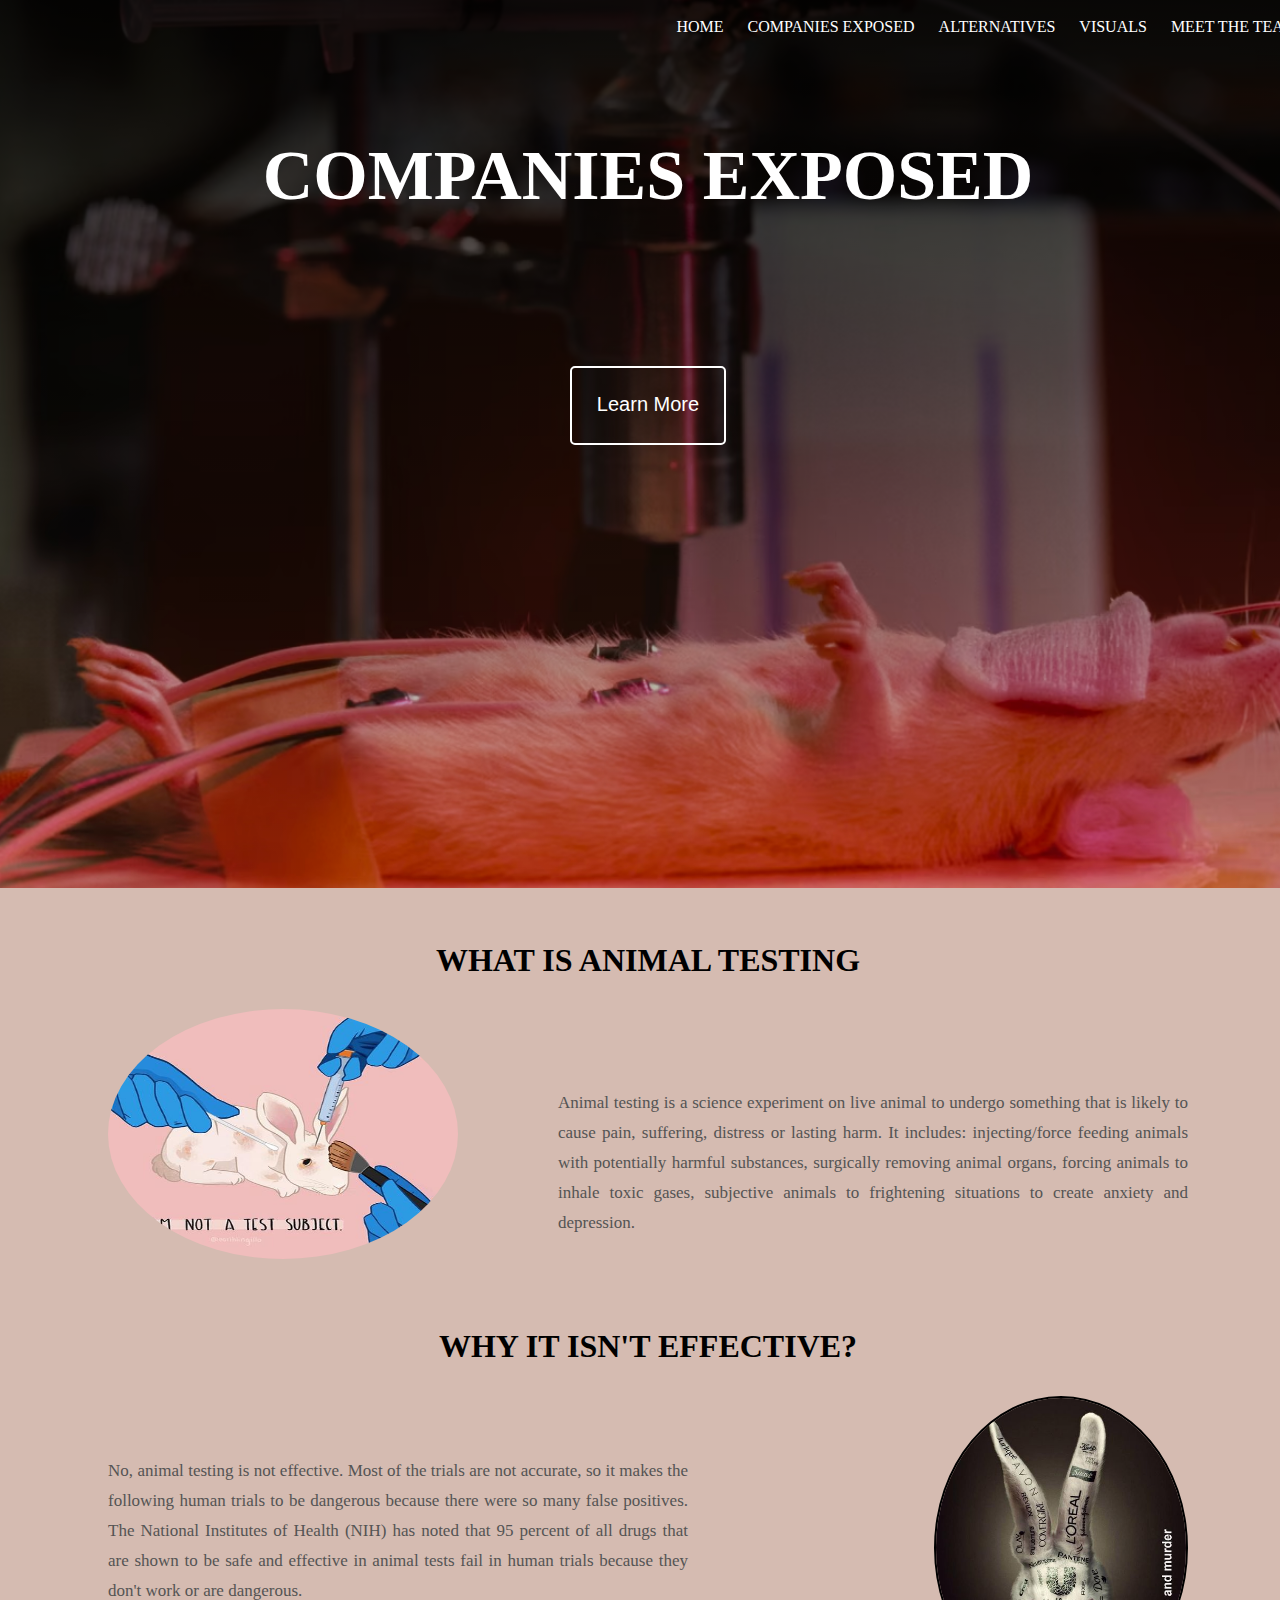
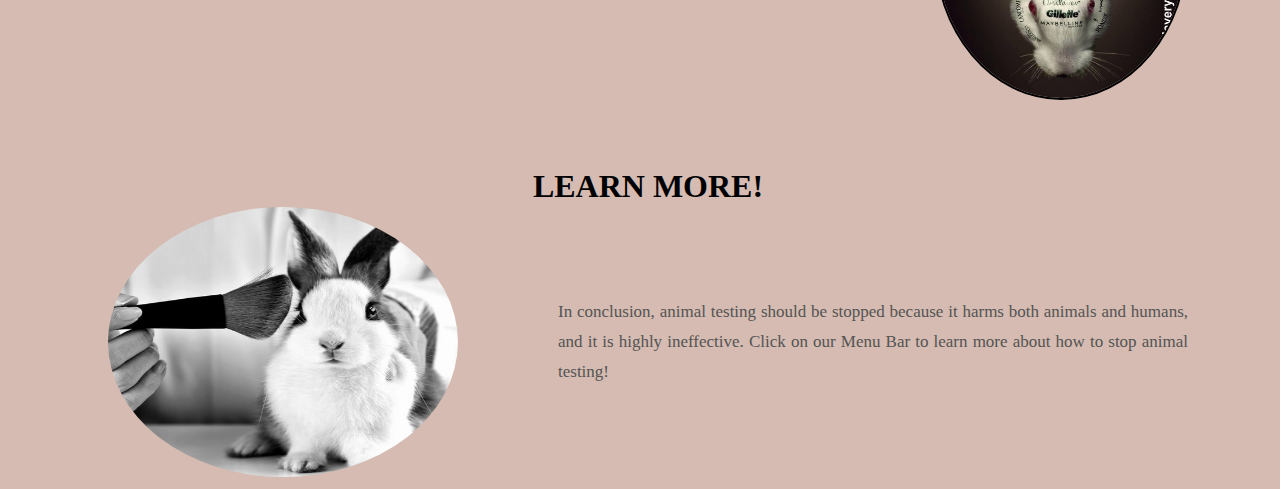
<file: index.html>
<!-- Code written by Sahana and Shefali-->

<!DOCTYPE html>
<html>

<head>
  <meta charset="utf-8">
  <meta name="viewport" content="width=device-width">
  <title>replit</title>
  <link href="style.css" rel="stylesheet" type="text/css" />
  <script src="https://code.jquery.com/jquery-3.4.1.min.js"></script>
</head>
  <style> 
    .container{
      width: 100%; 
      height: 600px; 
      border: none; 
    }

    .homeImage{
      border: none;
    }
    header {
	background: linear-gradient(rgba(0, 0, 0, 0.9), rgba(0, 0, 0, 0.1)), url('images/animalTesting4.jpg');	
  height: 100vh;
	-webkit-background-size: cover;
	background-size: cover;
	background-position: center center;
  -moz-background-size: cover;
  -o-background-size: cover;
  background-size: cover;
	position: relative; 
      margin: -20px;
}

    .welcome-text {
		width: 100%;
		height: auto;
		margin: 25% 0;
	}
	.welcome-text h1 {
		font-size: 70px;
	}
    span{
      color:white;
    }
    h1 {
      margin-top:-40px;
    }
  </style>

<body>
  <header>
  <ul class="nav">
    <li><a href = "index.html">Home</a></li>
    <li><a href = "companiesExposed.html">Companies Exposed</a></li>
    <li><a href = "alternative.html">Alternatives</a></li>
    <li><a href = "gallery.html">Visuals</a></li>
    <li><a href ="team.html"> Meet the Team</a></li>
  </ul>
  <br>
  
     <div class ="welcome-text">
    <h1 style="color:white;margin-top:-200px;">COMPANIES <span>EXPOSED</span></h1></div>
    
    <div class="button1">

      <input type="button" value = "Learn More" onClick="document.getElementById('bottom').scrollIntoView();" style="margin-top:-300px;"/>

    </div>
    </a>

  
  </header>

  <br><br><br>

<!--   This is where the content shows up when you scroll down -->
  <div id="bottom">
  <h1 style ="text-align:center; margin: 20px;">WHAT IS ANIMAL TESTING</h1>
  </div>
  
  <img src = "images/animalTesting1.jpg" class="homeImage" align="left" alt = "Animal Testing" style="margin:10px 100px; height:250px; width:350px;">


        <br><br><br><br>
  
  <p style="font-size: 17px;color: #545454;line-height: 30px;text-align: justify;margin-bottom: 40px;margin-right:100px;"> Animal testing is a science experiment on live animal to undergo something that is likely to cause pain, suffering, distress or lasting harm. 
It includes: injecting/force feeding animals with potentially harmful substances, surgically removing animal organs, forcing animals to inhale toxic gases, subjective animals to frightening situations to create anxiety and depression. 
 </p>

<br><br><br><br><br>

  <h1 style = "text-align:center;"> WHY IT ISN'T EFFECTIVE? </h1>

  <br><br><br><br><br>

   <img src="images/animalTesting2.jpg" alt="..." align="right" style="margin:-80px 100px; height:300px;width:250px;border-radius: 50%; ">
  
  <p style="font-size: 17px;color: #545454;line-height: 30px;text-align:justify;margin-bottom: 40px;margin-right:600px; margin-left:100px; margin-top:-20px;"> No, animal testing is not effective. Most of the trials are not accurate, so it makes the following human trials to be dangerous because there were so many false positives. The National Institutes of Health (NIH) has noted that 95 percent of all drugs that are shown to be safe and effective in animal tests fail in human trials because they don't work or are dangerous.
</p>


  <br><br><br><br><br><br><br><br><br>

  <h1 style = "text-align:center;"> LEARN MORE!</h1>

  <br><br><br><br><br>
  
  <img src = "images/animalTesting3.jpg" class="homeImage" align="left" alt = "Animal Testing" style="margin:-110px 100px; height:270px; width:350px;">

  <p style="font-size: 17px;color: #545454;line-height: 30px;text-align: justify;margin-left:100px; margin-right:100px;margin-top:-20px">In conclusion, animal testing should be stopped because it harms both animals and humans, and it is highly ineffective. Click on our Menu Bar to learn more about how to stop animal testing!
</p>
  </div>
 <!--
This script places a badge on your repl's full-browser view back to your repl's cover page. Try various colors for the theme: dark, light, red, orange, yellow, lime, green, teal, blue, blurple, magenta, pink!
--><script src="script.js"></script>
<script src="https://replit.com/public/js/replit-badge.js" theme="blue" defer></script> 
</body>

</html>
</file>
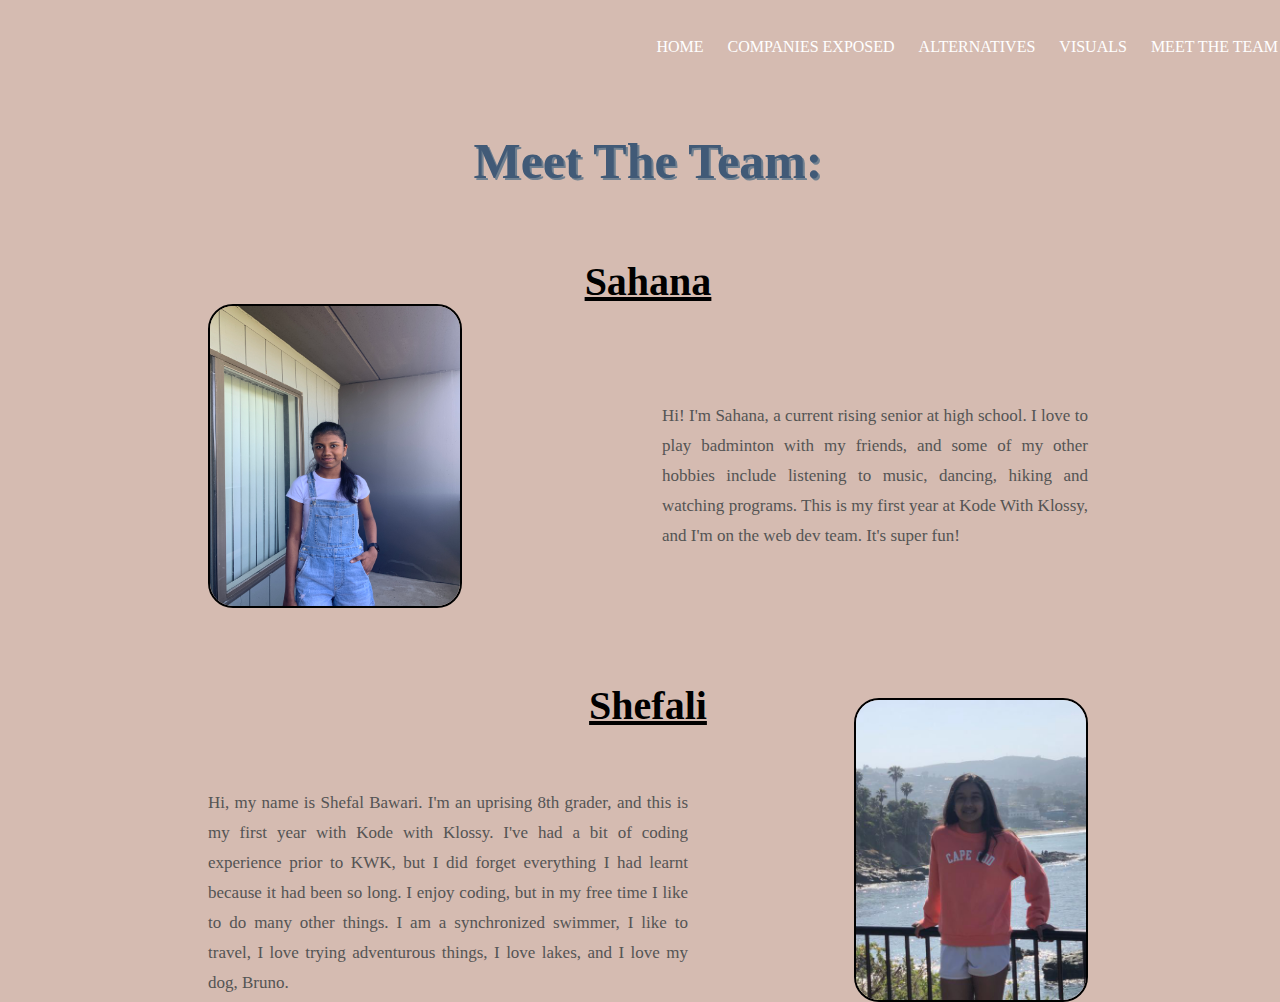
<file: team.html>
<!DOCTYPE html>
<html>

<head>
  <meta charset="utf-8">
  <meta name="viewport" content="width=device-width">
  <title>replit</title>
  <link href="style.css" rel="stylesheet" type="text/css" />
  <script src="https://code.jquery.com/jquery-3.4.1.min.js"></script>
</head>

<body>
 <ul class="nav">
    <li><a href = "index.html">Home</a></li>
    <li><a href = "companiesExposed.html">Companies Exposed</a></li>
    <li><a href = "alternative.html">Alternatives</a></li>
    <li><a href = "gallery.html">Visuals</a></li>
    <li><a href ="team.html"> Meet the Team</a></li>
  </ul>
  <br><br><br><br><br>
  <h1 align="center" style="font-size: 50px; color:#415A77; margin-bottom:-10px; text-shadow: 2px 2px #708090;">Meet The Team: </h1>
  <br><br><br>

  <h2 style="text-align: center; line-height: 30px;font-size:40px; text-decoration: underline;">Sahana</h2>
  <br><br><br>
      <img src="images/sahanaPic.jpg.JPG" alt="..." align="left" style="margin:-80px 200px; height:300px;width:250px; border-radius:25px;">
  <p style="font-size: 17px;color: #545454;line-height: 30px;text-align:justify;margin-right:200px; margin-left:200px;">  Hi! I'm Sahana, a current rising senior at high school. I love to play badminton with my friends, and some of my other hobbies include listening to music, dancing, hiking and watching programs. This is my first year at Kode With Klossy, and I'm on the web dev team. It's super fun!
</p>

  <br><br><br><br><br>

  <h2 style="text-align: center; line-height: 30px;font-size:40px; text-decoration: underline; ">Shefali</h2>
  <br><br><br>
      <img src="images/IMG_1507..jpg" alt="..." align="right" style="margin-bottom:100px; margin-left: 150px; margin-right:200px; margin-top:-110px; height:300px;width:230px; border-radius: 25px; ">
  <p style="font-size: 17px;color: #545454;line-height: 30px;text-align:justify;margin-bottom: 40px;margin-right:600px; margin-left:200px; margin-top:-20px;">  Hi, my name is Shefal Bawari. I'm an uprising 8th grader, and this is my first year with Kode with Klossy. I've had a bit of coding experience prior to KWK, but I did forget everything I had learnt because it had been so long. I enjoy coding, but in my free time I like to do many other things. I am a synchronized swimmer, I like to travel, I love trying adventurous things, I love lakes, and I love my dog, Bruno.
</p>

  <script src="script.js"></script>

<script src="https://replit.com/public/js/replit-badge.js" theme="blue" defer></script> 
</body>

</html>
</file>
<file: style.css>
html, body {
  height: 100%;
  width: 100%;
  background-color: #D5bbb1;
}

img {
  height: 120px;
  width:180px;
   border: black solid 2px;
  margin: 5px;
}

div {
   display: flex;
  justify-content: space-around;

}

.exposed {
  font-family: Verdana, Geneva, Tahoma, sans-serif;
  color: #415A77; 
  display: block; 
}


.companies {
  color: #415A77;
  font-size: 20px;
  margin-top: 30px; 
} 

.nav{
	float: right;
	list-style: none;
	margin-top: 30px;
}

.nav li {
	display: inline-block;
}

.nav li a {
	color: #fff;
	text-decoration: none;
	padding: 5px 10px;
	font-size: 16px;
	text-transform: uppercase;
}

.nav li a:hover{
  background: #fff; 
  color: #333; 
}

.ii{
  border-radius: 50%; 
  height: 300px;
  width:300px;
}
 .one1 {
   display:block; 
} 
.one {
  display:inline;
}

.homeImage {
  border-radius: 50%;
}

input[type="button"]{
  background-color: transparent; 
  color: white;
  border: white 2px solid;
  padding: 25px 25px;
  padding-bottom: 50px;
  border-radius: 5px;
  height: 50px;
  font-size: 20px; 
}

input[type="button"]:hover{
  color: #ff8a8a;
  background-color: white;
  transition: .2s;
}
</file>
